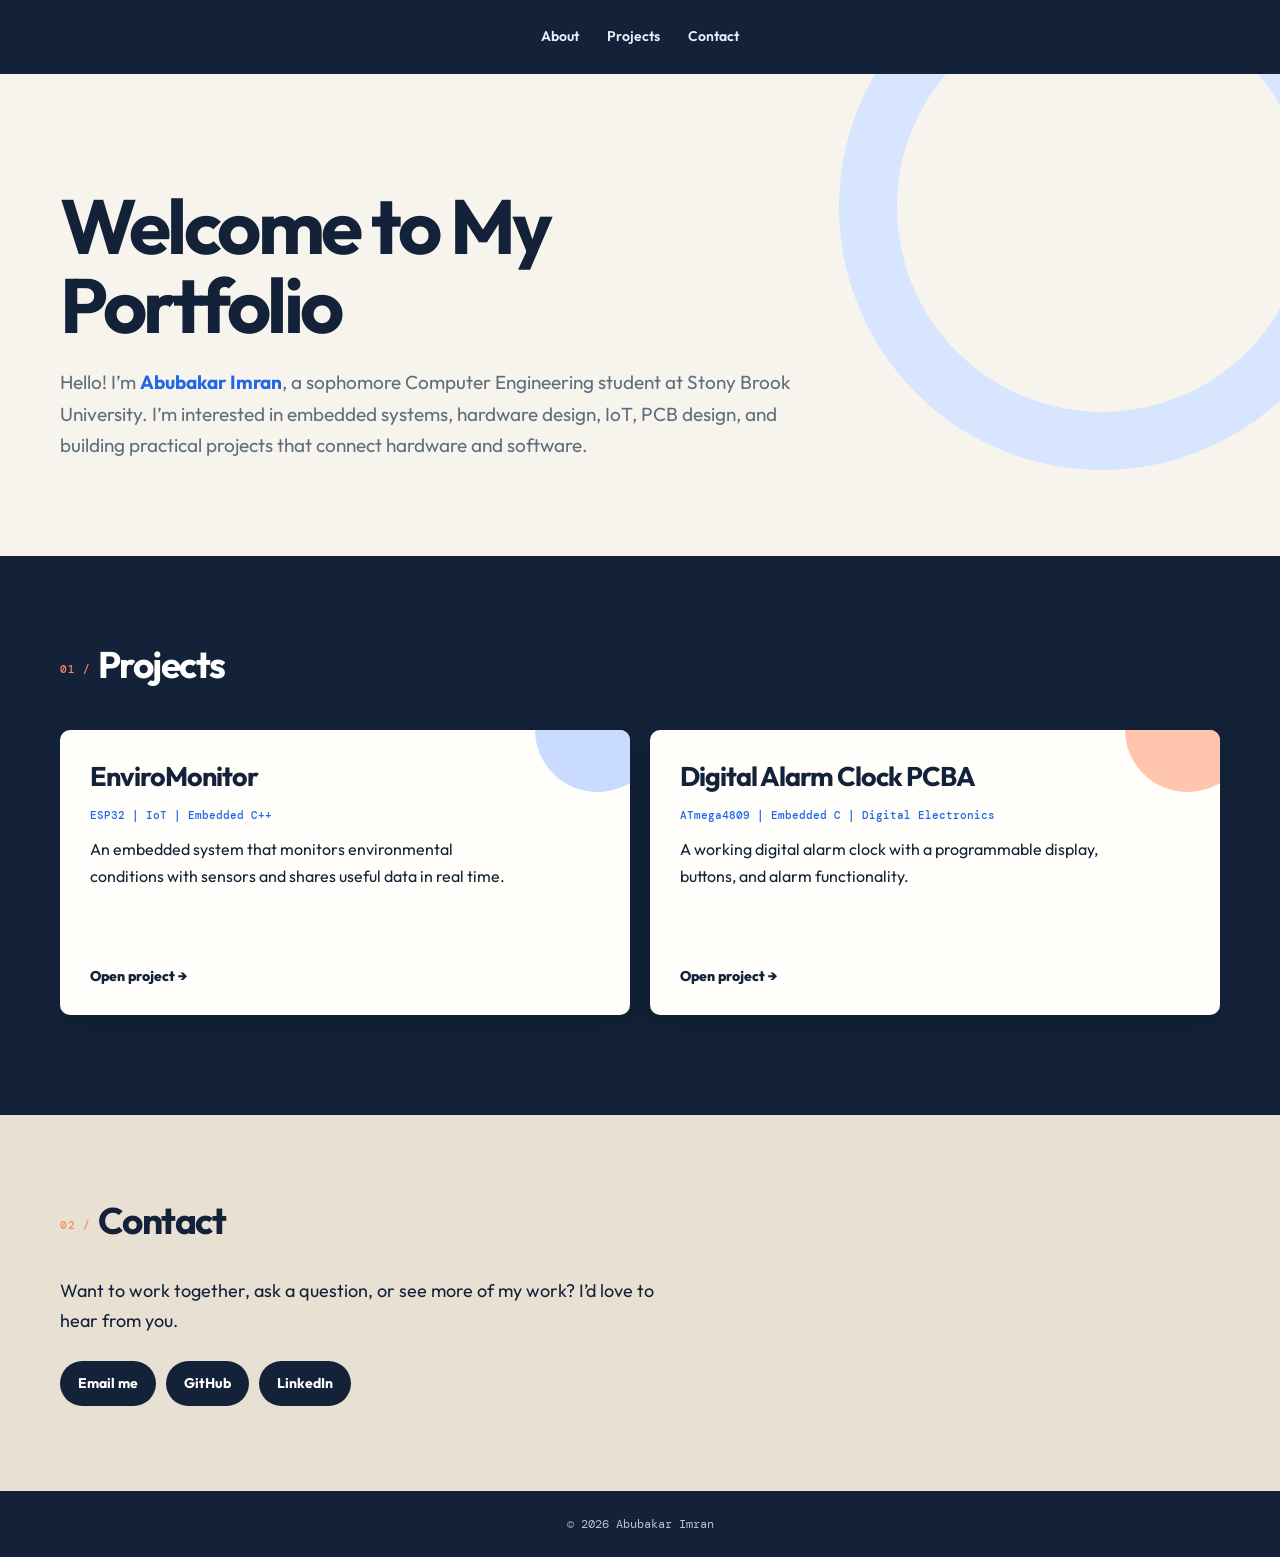
<file: index.html>
<!doctype html>
<html lang="en"><head><meta charset="UTF-8" /><meta name="viewport" content="width=device-width, initial-scale=1.0" /><title>My Portfolio</title><link rel="stylesheet" href="styles.css" /></head>
<body>
  <header class="site-header"><div class="header-inner"><nav aria-label="Main navigation"><a href="#about">About</a><a href="#projects">Projects</a><a href="#contact">Contact</a></nav></div></header>
  <main>
    <section class="about-section" id="about"><div class="content"><h1>Welcome to My Portfolio</h1><p>Hello! I’m <strong>Abubakar Imran</strong>, a sophomore Computer Engineering student at Stony Brook University. I’m interested in embedded systems, hardware design, IoT, PCB design, and building practical projects that connect hardware and software.</p></div></section>
    <section class="projects-section" id="projects"><div class="content"><h2>Projects</h2><div class="project-grid">
      <a class="project-card project-card-link" href="project.html?id=environmental-monitor"><h3>EnviroMonitor</h3><p class="skills">ESP32 | IoT | Embedded C++</p><p>An embedded system that monitors environmental conditions with sensors and shares useful data in real time.</p><span>Open project →</span></a>
      <a class="project-card project-card-link" href="project.html?id=alarm-clock"><h3>Digital Alarm Clock PCBA</h3><p class="skills">ATmega4809 | Embedded C | Digital Electronics</p><p>A working digital alarm clock with a programmable display, buttons, and alarm functionality.</p><span>Open project →</span></a>
    </div></div></section>
    <section class="contact-section" id="contact"><div class="content"><h2>Contact</h2><p>Want to work together, ask a question, or see more of my work? I’d love to hear from you.</p><div class="contact-links"><a href="mailto:abubakarimran1212@gmail.com">Email me</a><a href="https://github.com/Abu-Git21" target="_blank" rel="noreferrer">GitHub</a><a href="https://www.linkedin.com/in/abubakar-imran-6b56531b3/" target="_blank" rel="noreferrer">LinkedIn</a></div></div></section>
  </main>
  <footer>© <span id="year"></span> Abubakar Imran</footer><script src="script.js"></script>
</body></html>
</file>
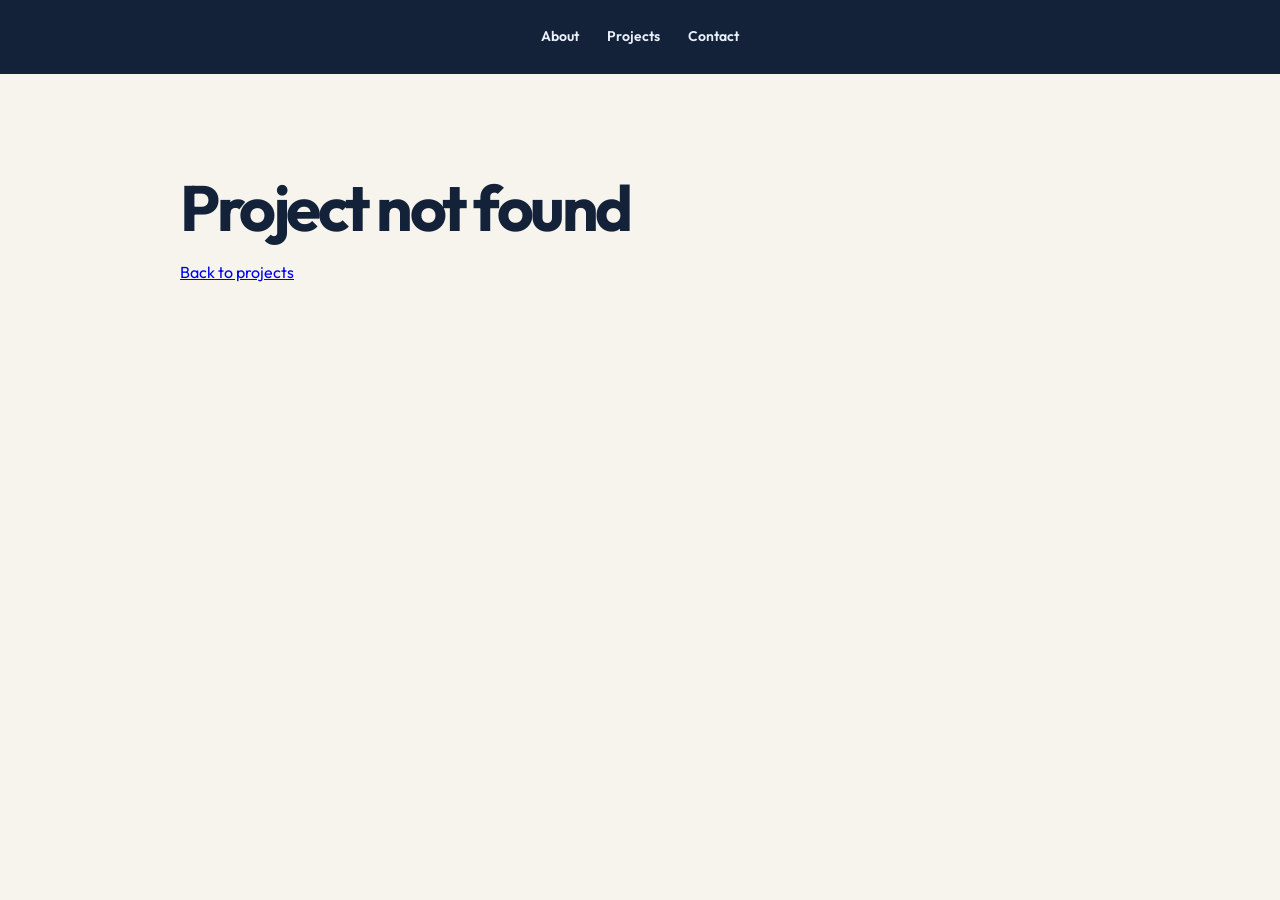
<file: project.html>
<!doctype html>
<html lang="en">
  <head>
    <meta charset="UTF-8" />
    <meta name="viewport" content="width=device-width, initial-scale=1.0" />
    <title>Project — My Portfolio</title>
    <link rel="stylesheet" href="styles.css" />
  </head>
  <body>
    <header class="site-header"><div class="header-inner"><nav><a href="index.html#about">About</a><a href="index.html#projects">Projects</a><a href="index.html#contact">Contact</a></nav></div></header>
    <main class="project-page" id="project-content"></main>
    <script src="projects.js"></script>
  </body>
</html>
</file>
<file: styles.css>
@import url('https://fonts.googleapis.com/css2?family=DM+Mono:wght@400;500&family=Outfit:wght@400;500;600;700;800&display=swap');

:root { --ink: #132238; --blue: #2167e8; --blue-dark: #1550bd; --cream: #f7f4ed; --sand: #e8e1d3; --white: #fffefa; --orange: #ff865e; --muted: #5f6d7d; }
* { box-sizing: border-box; }
html { scroll-behavior: smooth; }
body { margin: 0; color: var(--ink); background: var(--cream); font-family: Outfit, Arial, sans-serif; font-size: 16px; line-height: 1.65; }
.site-header { background: var(--ink); position: sticky; top: 0; z-index: 3; }
.header-inner { width: min(100% - 48px, 1160px); min-height: 74px; margin: auto; display: flex; align-items: center; justify-content: center; }
.brand { color: #fff; font-size: 25px; font-weight: 800; letter-spacing: -1.5px; text-decoration: none; }.brand span { color: var(--orange); }
nav { display: flex; gap: 28px; } nav a { color: #eaf0fb; font-size: 14px; font-weight: 600; text-decoration: none; } nav a:hover { color: var(--orange); }
.content { width: min(100% - 64px, 1160px); margin: auto; }
.about-section { padding: 112px 0 95px; position: relative; overflow: hidden; background: var(--cream); }.about-section::after { content: ""; position: absolute; z-index: 0; top: -130px; right: -85px; width: 410px; height: 410px; border: 58px solid #d7e5ff; border-radius: 50%; }.about-section .content { position: relative; z-index: 1; }
h1 { max-width: 770px; margin: 0 0 23px; font-size: clamp(45px, 6vw, 78px); line-height: 1.03; letter-spacing: -3.5px; }.about-section p { max-width: 760px; margin: 0; color: var(--muted); font-size: 19px; }.about-section strong { color: var(--blue); }
.projects-section { padding: 78px 0 100px; background: var(--ink); } h2 { margin: 0 0 35px; color: #fff; font-size: 37px; letter-spacing: -1.5px; }.projects-section h2::before, .contact-section h2::before { content: "01 / "; color: var(--orange); font: 500 11px DM Mono, monospace; letter-spacing: .5px; vertical-align: middle; }
.project-grid { display: grid; grid-template-columns: repeat(2, 1fr); gap: 20px; align-items: stretch; }.project-card { min-height: 285px; padding: 30px; border-radius: 10px; background: var(--white); box-shadow: 0 12px 28px #00000020; }.project-card-link { position: relative; overflow: hidden; color: var(--ink); text-decoration: none; transition: transform .2s ease, background .2s ease; }.project-card-link::before { content: ""; position: absolute; width: 125px; height: 125px; top: -63px; right: -30px; border-radius: 50%; background: #c9dcff; }.project-card-link:nth-child(2)::before { background: #ffc5ad; }.project-card-link:hover { transform: translateY(-7px); background: #fff; }.project-card h3, .project-card p, .project-card span { position: relative; z-index: 1; }.project-card h3 { max-width: 370px; margin: 0 0 15px; font-size: 27px; letter-spacing: -1px; line-height: 1.22; }.project-card p { max-width: 420px; margin: 0 0 14px; }.skills { color: var(--blue); font: 500 11px DM Mono, monospace; }.project-card-link span { position: absolute; bottom: 27px; color: var(--ink); font-size: 14px; font-weight: 800; }
.contact-section { padding: 75px 0 85px; background: var(--sand); }.contact-section h2 { color: var(--ink); }.contact-section h2::before { content: "02 / "; }.contact-section p { max-width: 600px; margin: -10px 0 25px; font-size: 18px; }.contact-links { display: flex; flex-wrap: wrap; gap: 10px; }.contact-links a { padding: 11px 18px; border-radius: 999px; background: var(--ink); color: #fff; font-size: 14px; font-weight: 700; text-decoration: none; }.contact-links a:hover { background: var(--blue); }
footer { padding: 25px; background: var(--ink); color: #b8c3d4; text-align: center; font: 12px DM Mono, monospace; }
/* Individual project pages */
.project-page { width: min(100% - 64px, 920px); margin: auto; padding: 74px 0 94px; }.back { color: var(--blue); font-size: 14px; font-weight: 700; text-decoration: none; }.project-page h1 { margin: 27px 0 18px; font-size: clamp(39px, 5vw, 64px); }.project-description { max-width: 760px; color: var(--muted); font-size: 19px; }.github-link { display: inline-block; margin: 17px 0 48px; padding: 12px 19px; border-radius: 5px; background: var(--blue); color: #fff; font-size: 14px; font-weight: 800; text-decoration: none; }.github-link:hover { background: var(--blue-dark); }.media-section { min-height: 0; padding: 28px 0; border-top: 1px solid #d8d1c2; }.media-section h2 { color: var(--ink); font-size: 25px; }.media-section h2::before { content: ""; }.project-gallery { display: grid; gap: 15px; }.media-grid { display: grid; grid-template-columns: repeat(2, 1fr); gap: 16px; }.gallery-item { margin: 0; overflow: hidden; border-radius: 10px; background: #e5ecf8; }.gallery-item img { display: block; width: 100%; max-height: 480px; object-fit: cover; }.media-grid .gallery-item { min-height: 220px; }.media-grid .gallery-item img, .media-grid .gallery-item video { width: 100%; height: 190px; display: block; object-fit: cover; background: #25364b; }.gallery-item figcaption, .hint { margin: 0; padding: 8px 12px; color: var(--muted); font: 11px DM Mono, monospace; }.missing-image::before, .missing-video::before { content: "Add your image here"; height: 190px; display: grid; place-items: center; color: var(--muted); font: 13px Outfit, sans-serif; }.missing-video::before { content: "Add your video here"; color: #fff; background: #25364b; }.missing-image img, .missing-video video { display: none; }.media-help { color: var(--muted); font-size: 14px; }
.project-about { max-width: 800px; }.project-about p { color: var(--muted); font-size: 17px; }.project-about h3 { margin: 30px 0 10px; font-size: 19px; }.project-about ul { margin: 0; padding-left: 22px; columns: 2; }.project-about li { margin-bottom: 8px; }
@media (max-width: 650px) { .header-inner, .content, .project-page { width: min(100% - 36px, 1160px); }.header-inner { min-height: 64px; }.about-section { padding: 75px 0 64px; }.about-section::after { width: 260px; height: 260px; border-width: 36px; right: -120px; top: -90px; } h1 { letter-spacing: -2.5px; }.about-section p, .project-description { font-size: 17px; }.projects-section { padding: 58px 0 70px; }.project-grid, .media-grid { grid-template-columns: 1fr; }.project-card { min-height: 250px; }.project-page { padding: 54px 0 70px; } nav { gap: 16px; } }


/* Improved project image presentation */
.project-gallery .gallery-item {
  border: 1px solid #d5dfed;
  border-radius: 14px;
  background: #e5ecf8;
  box-shadow: 0 12px 30px rgba(19, 34, 56, 0.12);
}

.project-gallery .gallery-item img {
  display: block;
  width: 100%;
  height: auto;
  max-height: 560px;
  object-fit: contain;
  object-position: center;
  background: #e5ecf8;
}

.media-grid {
  grid-template-columns: repeat(2, minmax(0, 1fr));
  align-items: start;
  gap: 18px;
}

.media-grid .gallery-item {
  min-width: 0;
  min-height: 0;
  border: 1px solid #d5dfed;
  border-radius: 12px;
  background: #e5ecf8;
  box-shadow: 0 8px 22px rgba(19, 34, 56, 0.09);
}

.media-grid .gallery-item img,
.media-grid .gallery-item video {
  display: block;
  width: 100%;
  height: 220px;
  object-fit: contain;
  object-position: center;
  background: #e5ecf8;
}

.gallery-item figcaption {
  padding: 10px 13px;
  background: #e5ecf8;
  line-height: 1.5;
}

@media (max-width: 650px) {
  .media-grid {
    grid-template-columns: 1fr;
  }

  .media-grid .gallery-item img,
  .media-grid .gallery-item video {
    height: auto;
    max-height: 320px;
    min-height: 190px;
  }

  .project-gallery .gallery-item img {
    max-height: 380px;
  }
}


/* Project gallery improvements */
.project-gallery .gallery-item,
.media-grid .gallery-item {
  border: 1px solid #d5dfed;
  border-radius: 14px;
  overflow: hidden;
  background: #e5ecf8;
  box-shadow: 0 10px 26px rgba(19, 34, 56, 0.10);
}

.project-gallery .gallery-item img {
  display: block;
  width: 100%;
  max-height: 560px;
  height: auto;
  object-fit: contain;
  background: #e5ecf8;
}

.image-open {
  position: relative;
  display: block;
  width: 100%;
  padding: 0;
  border: 0;
  background: #e5ecf8;
  cursor: zoom-in;
}

.image-open img {
  display: block;
  width: 100%;
  height: 220px;
  object-fit: contain;
  background: #e5ecf8;
}

.project-gallery .image-open img {
  height: auto;
  max-height: 560px;
}

.image-zoom-hint {
  position: absolute;
  right: 12px;
  bottom: 12px;
  padding: 6px 10px;
  border-radius: 999px;
  color: #fff;
  background: rgba(19, 34, 56, .78);
  font: 11px Outfit, sans-serif;
  opacity: 0;
  transition: opacity .18s ease;
}

.image-open:hover .image-zoom-hint,
.image-open:focus-visible .image-zoom-hint {
  opacity: 1;
}

.media-grid {
  grid-template-columns: repeat(2, minmax(0, 1fr));
  align-items: start;
  gap: 18px;
}

.media-grid .gallery-item {
  min-width: 0;
  min-height: 0;
}

.media-grid .gallery-item img,
.media-grid .gallery-item video,
.featured-video video {
  display: block;
  width: 100%;
  height: 220px;
  object-fit: contain;
  background: #172438;
}

.featured-video video {
  height: auto;
  max-height: 620px;
  aspect-ratio: 16 / 9;
}

.gallery-item figcaption {
  padding: 10px 13px;
  background: #e5ecf8;
  line-height: 1.5;
}

.image-lightbox {
  position: fixed;
  inset: 0;
  z-index: 1000;
  display: none;
  align-items: center;
  justify-content: center;
  padding: 32px;
  background: rgba(8, 16, 30, .88);
}

.image-lightbox.is-open {
  display: flex;
}

.image-lightbox img {
  display: block;
  max-width: min(94vw, 1400px);
  max-height: 88vh;
  object-fit: contain;
  border: 1px solid rgba(255,255,255,.25);
  border-radius: 14px;
  box-shadow: 0 20px 60px rgba(0,0,0,.4);
  background: #fff;
}

.lightbox-close {
  position: absolute;
  top: 18px;
  right: 24px;
  width: 44px;
  height: 44px;
  border: 1px solid rgba(255,255,255,.45);
  border-radius: 50%;
  color: #fff;
  background: rgba(19,34,56,.8);
  font-size: 30px;
  line-height: 1;
  cursor: pointer;
}

@media (max-width: 650px) {
  .media-grid {
    grid-template-columns: 1fr;
  }
  .image-open img,
  .media-grid .gallery-item video {
    height: auto;
    max-height: 340px;
    min-height: 190px;
  }
  .project-gallery .image-open img {
    max-height: 380px;
  }
  .image-lightbox {
    padding: 14px;
  }
}
</file>
